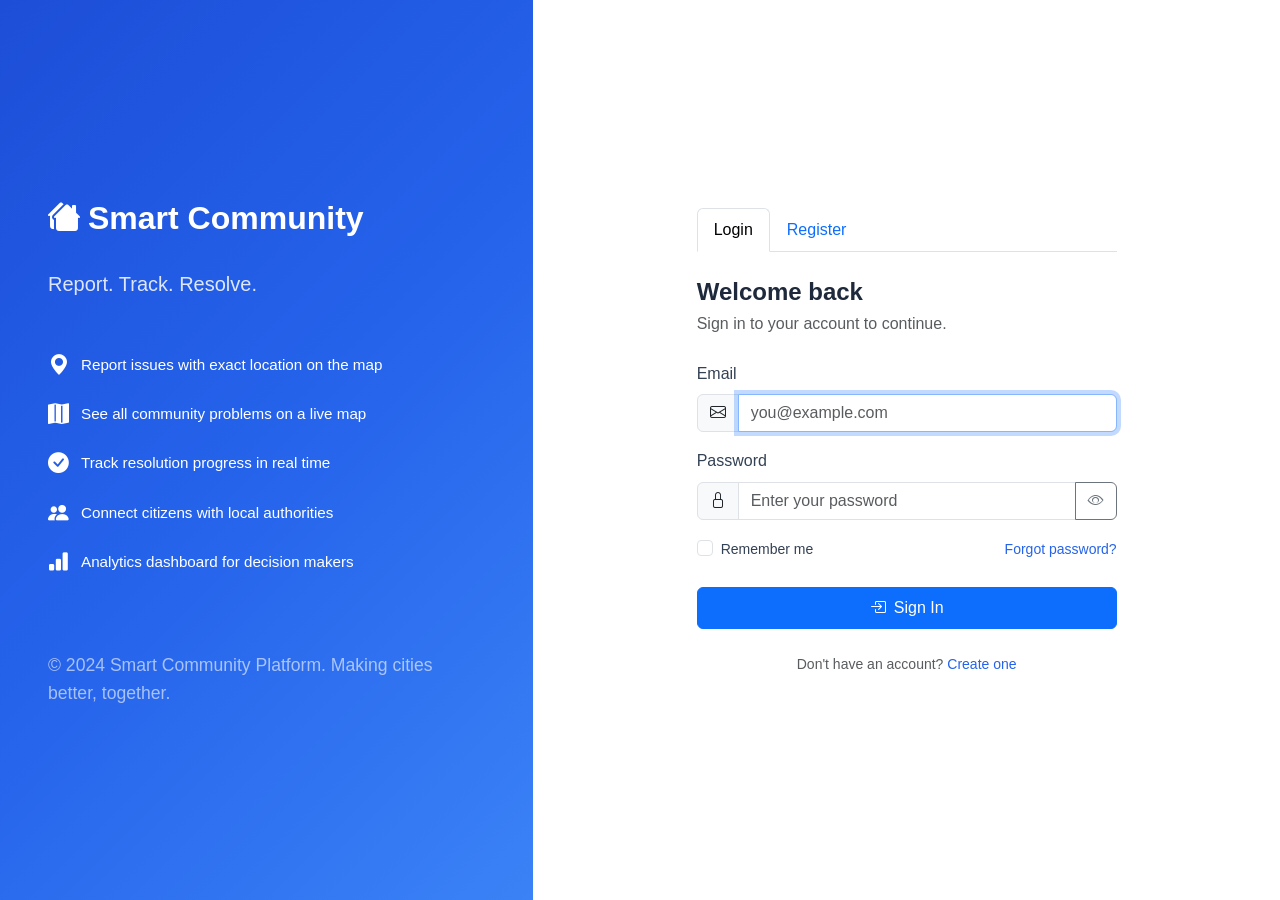
<file: frontend/auth.html>
<!DOCTYPE html>
<html lang="en">
<head>
  <meta charset="UTF-8">
  <meta name="viewport" content="width=device-width, initial-scale=1.0">
  <meta name="description" content="Login, Register, or Reset your password - Smart Community Platform.">
  <title>Login - Smart Community Platform</title>
  <link href="https://cdn.jsdelivr.net/npm/bootstrap@5.3.2/dist/css/bootstrap.min.css" rel="stylesheet">
  <link href="https://cdn.jsdelivr.net/npm/bootstrap-icons@1.11.0/font/bootstrap-icons.css" rel="stylesheet">
  <link href="css/style.css" rel="stylesheet">
  <link href="css/components.css" rel="stylesheet">
</head>
<body>

  <div class="container-fluid p-0">
    <div class="row g-0 min-vh-100">
      <!-- LEFT: Brand panel -->
      <div class="col-lg-5 d-none d-lg-flex auth-brand-panel">
        <div>
          <div class="d-flex align-items-center gap-2 mb-4">
            <i class="bi bi-houses-fill" style="font-size:2rem"></i>
            <h1 class="mb-0">Smart Community</h1>
          </div>
          <p class="mb-4" style="font-size:1.25rem;font-weight:300">Report. Track. Resolve.</p>
          <div class="mt-5">
            <div class="feature-item"><i class="bi bi-geo-alt-fill"></i><span>Report issues with exact location on the map</span></div>
            <div class="feature-item"><i class="bi bi-map-fill"></i><span>See all community problems on a live map</span></div>
            <div class="feature-item"><i class="bi bi-check-circle-fill"></i><span>Track resolution progress in real time</span></div>
            <div class="feature-item"><i class="bi bi-people-fill"></i><span>Connect citizens with local authorities</span></div>
            <div class="feature-item"><i class="bi bi-bar-chart-fill"></i><span>Analytics dashboard for decision makers</span></div>
          </div>
          <div class="mt-5 pt-4" style="opacity:0.7">
            <p class="small mb-0">&copy; 2024 Smart Community Platform. Making cities better, together.</p>
          </div>
        </div>
      </div>

      <!-- RIGHT: Auth forms -->
      <div class="col-lg-7 auth-form-panel">
        <div class="auth-form-box">
          <!-- Mobile logo -->
          <div class="d-lg-none text-center mb-4">
            <i class="bi bi-houses-fill" style="font-size:2.5rem;color:var(--color-primary)"></i>
            <h3 class="mt-2" style="color:var(--color-primary)">Smart Community</h3>
          </div>

          <!-- Success message area -->
          <div id="auth-success" style="display:none"></div>

          <!-- Form area -->
          <div id="auth-forms">
            <!-- Tab navigation -->
            <ul class="nav nav-tabs mb-4" id="auth-tabs">
              <li class="nav-item"><a class="nav-link active" href="#" data-tab="login" onclick="switchAuthTab('login', event)">Login</a></li>
              <li class="nav-item"><a class="nav-link" href="#" data-tab="register" onclick="switchAuthTab('register', event)">Register</a></li>
            </ul>

            <!-- LOGIN FORM -->
            <div id="tab-login">
              <h4 class="mb-1">Welcome back</h4>
              <p class="text-muted mb-4">Sign in to your account to continue.</p>
              <form onsubmit="handleLoginForm(event)">
                <div class="mb-3">
                  <label for="login-email" class="form-label">Email</label>
                  <div class="input-group">
                    <span class="input-group-text"><i class="bi bi-envelope"></i></span>
                    <input type="email" class="form-control" id="login-email" placeholder="you@example.com" required autofocus>
                  </div>
                </div>
                <div class="mb-3">
                  <label for="login-password" class="form-label">Password</label>
                  <div class="input-group">
                    <span class="input-group-text"><i class="bi bi-lock"></i></span>
                    <input type="password" class="form-control" id="login-password" placeholder="Enter your password" required>
                    <button class="btn btn-outline-secondary" type="button" onclick="togglePasswordVisibility('login-password', this)"><i class="bi bi-eye"></i></button>
                  </div>
                </div>
                <div class="d-flex justify-content-between align-items-center mb-4">
                  <div class="form-check">
                    <input class="form-check-input" type="checkbox" id="login-remember">
                    <label class="form-check-label small" for="login-remember">Remember me</label>
                  </div>
                  <a href="#" class="small" onclick="switchAuthTab('forgot', event)">Forgot password?</a>
                </div>
                <button type="submit" class="btn btn-primary w-100 py-2"><i class="bi bi-box-arrow-in-right me-2"></i>Sign In</button>
              </form>
              <p class="text-center text-muted mt-4 small">Don't have an account? <a href="#" onclick="switchAuthTab('register', event)">Create one</a></p>
            </div>

            <!-- REGISTER FORM -->
            <div id="tab-register" style="display:none">
              <h4 class="mb-1">Create account</h4>
              <p class="text-muted mb-4">Join your community and start making a difference.</p>
              <form onsubmit="handleRegisterForm(event)">
                <div class="mb-3">
                  <label for="reg-name" class="form-label">Full Name</label>
                  <div class="input-group">
                    <span class="input-group-text"><i class="bi bi-person"></i></span>
                    <input type="text" class="form-control" id="reg-name" placeholder="Your full name" minlength="2" required>
                  </div>
                </div>
                <div class="mb-3">
                  <label for="reg-email" class="form-label">Email</label>
                  <div class="input-group">
                    <span class="input-group-text"><i class="bi bi-envelope"></i></span>
                    <input type="email" class="form-control" id="reg-email" placeholder="you@example.com" required>
                  </div>
                </div>
                <div class="mb-3">
                  <label for="reg-role" class="form-label">Role</label>
                  <select class="form-select" id="reg-role">
                    <option value="citizen" selected>Citizen</option>
                    <option value="volunteer">Volunteer</option>
                    <option value="authority">Authority (requires approval)</option>
                  </select>
                </div>
                <div class="mb-3">
                  <label for="reg-password" class="form-label">Password</label>
                  <div class="input-group">
                    <span class="input-group-text"><i class="bi bi-lock"></i></span>
                    <input type="password" class="form-control" id="reg-password" placeholder="Create a strong password" required oninput="renderPasswordStrength(document.getElementById('pw-strength'), this.value)">
                    <button class="btn btn-outline-secondary" type="button" onclick="togglePasswordVisibility('reg-password', this)"><i class="bi bi-eye"></i></button>
                  </div>
                  <div id="pw-strength" class="mt-2"></div>
                </div>
                <div class="mb-3">
                  <label for="reg-confirm" class="form-label">Confirm Password</label>
                  <div class="input-group">
                    <span class="input-group-text"><i class="bi bi-lock"></i></span>
                    <input type="password" class="form-control" id="reg-confirm" placeholder="Confirm your password" required>
                  </div>
                </div>
                <div class="form-check mb-4">
                  <input class="form-check-input" type="checkbox" id="reg-terms" required>
                  <label class="form-check-label small" for="reg-terms">I agree to the <a href="#">Terms of Service</a> and <a href="#">Privacy Policy</a></label>
                </div>
                <button type="submit" class="btn btn-primary w-100 py-2"><i class="bi bi-person-plus me-2"></i>Create Account</button>
              </form>
              <p class="text-center text-muted mt-4 small">Already have an account? <a href="#" onclick="switchAuthTab('login', event)">Sign in</a></p>
            </div>

            <!-- FORGOT PASSWORD -->
            <div id="tab-forgot" style="display:none">
              <h4 class="mb-1">Forgot password?</h4>
              <p class="text-muted mb-4">Enter your email and we'll send you a reset link.</p>
              <form onsubmit="handleForgotPasswordForm(event)">
                <div class="mb-3">
                  <label for="forgot-email" class="form-label">Email</label>
                  <div class="input-group">
                    <span class="input-group-text"><i class="bi bi-envelope"></i></span>
                    <input type="email" class="form-control" id="forgot-email" placeholder="you@example.com" required>
                  </div>
                </div>
                <button type="submit" class="btn btn-primary w-100 py-2"><i class="bi bi-send me-2"></i>Send Reset Link</button>
              </form>
              <p class="text-center text-muted mt-4 small"><a href="#" onclick="switchAuthTab('login', event)"><i class="bi bi-arrow-left me-1"></i>Back to login</a></p>
            </div>

            <!-- RESET PASSWORD (shown when ?token= is present) -->
            <div id="tab-reset" style="display:none">
              <h4 class="mb-1">Reset password</h4>
              <p class="text-muted mb-4">Enter your new password below.</p>
              <form onsubmit="handleResetPasswordForm(event)">
                <div class="mb-3">
                  <label for="reset-password" class="form-label">New Password</label>
                  <div class="input-group">
                    <span class="input-group-text"><i class="bi bi-lock"></i></span>
                    <input type="password" class="form-control" id="reset-password" placeholder="New password" required oninput="renderPasswordStrength(document.getElementById('reset-pw-strength'), this.value)">
                    <button class="btn btn-outline-secondary" type="button" onclick="togglePasswordVisibility('reset-password', this)"><i class="bi bi-eye"></i></button>
                  </div>
                  <div id="reset-pw-strength" class="mt-2"></div>
                </div>
                <div class="mb-3">
                  <label for="reset-confirm" class="form-label">Confirm Password</label>
                  <div class="input-group">
                    <span class="input-group-text"><i class="bi bi-lock"></i></span>
                    <input type="password" class="form-control" id="reset-confirm" placeholder="Confirm new password" required>
                  </div>
                </div>
                <button type="submit" class="btn btn-primary w-100 py-2"><i class="bi bi-check-lg me-2"></i>Reset Password</button>
              </form>
            </div>
          </div>
        </div>
      </div>
    </div>
  </div>

  <!-- SCRIPTS -->
  <script src="https://cdn.jsdelivr.net/npm/bootstrap@5.3.2/dist/js/bootstrap.bundle.min.js"></script>
  <script src="js/config.js"></script>
  <script src="js/api.js"></script>
  <script src="js/ui.js"></script>
  <script src="js/auth.js"></script>

  <script>
    function switchAuthTab(tab, e) {
      if (e) e.preventDefault();
      ["login", "register", "forgot", "reset"].forEach(t => {
        const el = document.getElementById("tab-" + t);
        if (el) el.style.display = t === tab ? "block" : "none";
      });
      document.querySelectorAll("#auth-tabs .nav-link").forEach(a => {
        a.classList.toggle("active", a.dataset.tab === tab);
      });
      document.getElementById("auth-success").style.display = "none";
      document.getElementById("auth-forms").style.display = "block";
    }

    function togglePasswordVisibility(inputId, btn) {
      const input = document.getElementById(inputId);
      const icon = btn.querySelector("i");
      if (input.type === "password") {
        input.type = "text";
        icon.className = "bi bi-eye-slash";
      } else {
        input.type = "password";
        icon.className = "bi bi-eye";
      }
    }

    document.addEventListener("DOMContentLoaded", function () {
      const params = new URLSearchParams(window.location.search);
      if (params.get("token")) {
        switchAuthTab("reset");
      } else if (params.get("tab") === "register") {
        switchAuthTab("register");
      }

      /* If already logged in, redirect */
      setTimeout(() => {
        if (Auth.isLoggedIn && !params.get("token")) {
          window.location.href = "index.html";
        }
      }, 500);
    });
  </script>
</body>
</html>
</file>
<file: frontend/css/style.css>
/* ================================================================
   Smart Community Platform - Global Design System
   ================================================================ */

:root {
  --color-primary: #2563EB;
  --color-primary-dark: #1D4ED8;
  --color-primary-light: #DBEAFE;
  --color-success: #16A34A;
  --color-success-light: #DCFCE7;
  --color-warning: #D97706;
  --color-warning-light: #FEF3C7;
  --color-danger: #DC2626;
  --color-danger-light: #FEE2E2;
  --color-info: #0891B2;
  --color-info-light: #CFFAFE;
  --color-dark: #1E293B;
  --color-light: #F8FAFC;
  --color-border: #E2E8F0;
  --color-text: #334155;
  --color-text-light: #64748B;
  --color-bg: #F1F5F9;

  --spacing-xs: 0.25rem;
  --spacing-sm: 0.5rem;
  --spacing-md: 1rem;
  --spacing-lg: 1.5rem;
  --spacing-xl: 2rem;
  --spacing-2xl: 3rem;

  --radius-sm: 0.375rem;
  --radius-md: 0.5rem;
  --radius-lg: 0.75rem;
  --radius-xl: 1rem;
  --radius-full: 9999px;

  --shadow-sm: 0 1px 3px rgba(0,0,0,0.06), 0 1px 2px rgba(0,0,0,0.04);
  --shadow-md: 0 4px 12px rgba(0,0,0,0.08);
  --shadow-lg: 0 8px 24px rgba(0,0,0,0.12);
  --shadow-xl: 0 16px 48px rgba(0,0,0,0.15);

  --transition-fast: 150ms ease;
  --transition-normal: 250ms ease;
  --transition-slow: 350ms ease;

  --font-sans: -apple-system, BlinkMacSystemFont, "Segoe UI", Roboto, "Helvetica Neue", Arial, sans-serif;
}

/* ================================================================
   BASE RESET & TYPOGRAPHY
   ================================================================ */
*,
*::before,
*::after {
  box-sizing: border-box;
}

html {
  scroll-behavior: smooth;
}

body {
  font-family: var(--font-sans);
  color: var(--color-text);
  background-color: var(--color-bg);
  line-height: 1.6;
  -webkit-font-smoothing: antialiased;
}

h1, h2, h3, h4, h5, h6 {
  font-weight: 600;
  color: var(--color-dark);
  line-height: 1.3;
}

a {
  color: var(--color-primary);
  text-decoration: none;
  transition: color var(--transition-fast);
}
a:hover {
  color: var(--color-primary-dark);
}

/* ================================================================
   CUSTOM SCROLLBAR
   ================================================================ */
::-webkit-scrollbar { width: 6px; height: 6px; }
::-webkit-scrollbar-track { background: #f1f5f9; }
::-webkit-scrollbar-thumb { background: #cbd5e1; border-radius: 3px; }
::-webkit-scrollbar-thumb:hover { background: #94a3b8; }

/* ================================================================
   NAVBAR
   ================================================================ */
.navbar-brand-text {
  font-weight: 700;
  font-size: 1.15rem;
  color: var(--color-primary) !important;
  letter-spacing: -0.02em;
}

.navbar {
  background: #fff !important;
  border-bottom: 1px solid var(--color-border);
  box-shadow: var(--shadow-sm);
  padding-top: 0.5rem;
  padding-bottom: 0.5rem;
}

.navbar .nav-link {
  color: var(--color-text) !important;
  font-weight: 500;
  font-size: 0.9rem;
  padding: 0.5rem 0.75rem !important;
  border-radius: var(--radius-sm);
  transition: all var(--transition-fast);
}
.navbar .nav-link:hover {
  color: var(--color-primary) !important;
  background: var(--color-primary-light);
}

.navbar .btn {
  font-size: 0.875rem;
  font-weight: 500;
}

/* ================================================================
   MAP
   ================================================================ */
#map,
.map-container {
  height: calc(100vh - 300px);
  min-height: 400px;
  border-radius: var(--radius-lg);
  z-index: 1;
  border: 1px solid var(--color-border);
  overflow: hidden;
}

.map-small {
  height: 250px !important;
  min-height: 200px;
}

/* Map picker tooltip */
#map-picker-tip {
  display: none;
  position: absolute;
  top: 12px;
  left: 50%;
  transform: translateX(-50%);
  z-index: 1000;
  background: var(--color-primary);
  color: #fff;
  padding: 0.5rem 1rem;
  border-radius: var(--radius-full);
  font-size: 0.8rem;
  font-weight: 500;
  box-shadow: var(--shadow-md);
  pointer-events: none;
}

.picker-marker-icon {
  color: var(--color-danger);
  font-size: 1.8rem;
  text-shadow: 0 2px 4px rgba(0,0,0,0.3);
}

/* Custom map popup */
.issue-popup .leaflet-popup-content-wrapper {
  border-radius: var(--radius-md);
  box-shadow: var(--shadow-lg);
  padding: 0;
}
.issue-popup .leaflet-popup-content {
  margin: 0;
  min-width: 240px;
}
.map-popup {
  padding: var(--spacing-md);
}
.map-popup-header {
  display: flex;
  gap: 0.5rem;
  margin-bottom: 0.5rem;
}
.map-popup-title {
  font-size: 0.95rem;
  font-weight: 600;
  margin: 0 0 0.5rem 0;
  line-height: 1.3;
}
.map-popup-meta {
  display: flex;
  gap: 1rem;
  font-size: 0.8rem;
  color: var(--color-text-light);
}

/* User location pulse */
.user-location-pulse {
  animation: location-pulse 2s ease-in-out infinite;
}

/* Critical marker pulse */
.marker-critical-pulse {
  animation: marker-pulse 1.5s ease-in-out infinite;
}

@keyframes location-pulse {
  0%, 100% { opacity: 1; }
  50% { opacity: 0.5; }
}

@keyframes marker-pulse {
  0%, 100% { stroke-width: 3; }
  50% { stroke-width: 8; stroke-opacity: 0.5; }
}

/* ================================================================
   STAT CARDS
   ================================================================ */
.stat-card {
  background: #fff;
  border-radius: var(--radius-lg);
  padding: var(--spacing-lg);
  border: 1px solid var(--color-border);
  transition: all var(--transition-fast);
  cursor: pointer;
  position: relative;
  overflow: hidden;
}
.stat-card::before {
  content: '';
  position: absolute;
  top: 0;
  left: 0;
  right: 0;
  height: 3px;
  border-radius: var(--radius-lg) var(--radius-lg) 0 0;
}
.stat-card:hover {
  transform: translateY(-2px);
  box-shadow: var(--shadow-md);
}
.stat-card .stat-icon {
  font-size: 1.8rem;
  opacity: 0.8;
}
.stat-card .stat-number {
  font-size: 1.75rem;
  font-weight: 700;
  line-height: 1.2;
}
.stat-card .stat-label {
  font-size: 0.8rem;
  color: var(--color-text-light);
  font-weight: 500;
  text-transform: uppercase;
  letter-spacing: 0.05em;
}

/* ================================================================
   TOAST NOTIFICATIONS
   ================================================================ */
.toast-container {
  position: fixed;
  top: 1rem;
  right: 1rem;
  z-index: 9999;
  display: flex;
  flex-direction: column;
  gap: 0.5rem;
  max-width: 380px;
}

.toast-item {
  display: flex;
  align-items: flex-start;
  gap: 0.75rem;
  padding: 0.85rem 1rem;
  background: #fff;
  border-radius: var(--radius-md);
  box-shadow: var(--shadow-lg);
  border-left: 4px solid var(--color-info);
  transform: translateX(120%);
  opacity: 0;
  transition: all 0.3s cubic-bezier(0.4, 0, 0.2, 1);
  font-size: 0.9rem;
}
.toast-item.toast-visible {
  transform: translateX(0);
  opacity: 1;
}
.toast-item.toast-exit {
  transform: translateX(120%);
  opacity: 0;
}
.toast-icon {
  flex-shrink: 0;
  font-size: 1.1rem;
  margin-top: 1px;
}
.toast-body {
  flex: 1;
  word-break: break-word;
}
.toast-close {
  background: none;
  border: none;
  color: var(--color-text-light);
  cursor: pointer;
  padding: 0;
  font-size: 1.1rem;
  line-height: 1;
  opacity: 0.6;
  transition: opacity var(--transition-fast);
}
.toast-close:hover {
  opacity: 1;
}

/* ================================================================
   PAGE LOADER
   ================================================================ */
.page-loader {
  position: fixed;
  inset: 0;
  background: rgba(248, 250, 252, 0.85);
  backdrop-filter: blur(4px);
  z-index: 9998;
  display: flex;
  align-items: center;
  justify-content: center;
  opacity: 0;
  transition: opacity 0.3s ease;
}
.page-loader.visible {
  opacity: 1;
}
.loader-spinner {
  width: 48px;
  height: 48px;
  border: 4px solid var(--color-border);
  border-top-color: var(--color-primary);
  border-radius: 50%;
  animation: spin 0.8s linear infinite;
}

@keyframes spin {
  to { transform: rotate(360deg); }
}

/* ================================================================
   SKELETON LOADING
   ================================================================ */
.skeleton-card {
  background: #fff;
  border-radius: var(--radius-lg);
  padding: var(--spacing-lg);
  margin-bottom: var(--spacing-md);
  border: 1px solid var(--color-border);
}
.skeleton-line {
  height: 14px;
  border-radius: 4px;
  background: linear-gradient(90deg, #e2e8f0 25%, #f1f5f9 50%, #e2e8f0 75%);
  background-size: 400px 100%;
  animation: skeleton-shimmer 1.5s ease-in-out infinite;
  margin-bottom: 0.75rem;
}
.skeleton-line-lg { width: 80%; height: 18px; }
.skeleton-line-md { width: 60%; }
.skeleton-line-sm { width: 40%; }

@keyframes skeleton-shimmer {
  0% { background-position: -400px 0; }
  100% { background-position: 400px 0; }
}

/* ================================================================
   EMPTY STATE
   ================================================================ */
.empty-state {
  text-align: center;
  padding: var(--spacing-2xl);
  color: var(--color-text-light);
}
.empty-state i {
  font-size: 3rem;
  margin-bottom: var(--spacing-md);
  opacity: 0.5;
}
.empty-state h5 {
  color: var(--color-text);
  margin-bottom: 0.5rem;
}
.empty-state p {
  max-width: 360px;
  margin: 0 auto var(--spacing-md) auto;
}

/* ================================================================
   AVATARS
   ================================================================ */
.avatar-circle {
  display: inline-flex;
  align-items: center;
  justify-content: center;
  border-radius: 50%;
  color: #fff;
  font-weight: 600;
  overflow: hidden;
  flex-shrink: 0;
  background: var(--color-primary);
}
.avatar-img {
  border-radius: 50%;
  object-fit: cover;
  flex-shrink: 0;
}

/* ================================================================
   BADGES
   ================================================================ */
.badge-status,
.badge-priority {
  display: inline-flex;
  align-items: center;
  gap: 0.3rem;
  padding: 0.25rem 0.65rem;
  border-radius: var(--radius-full);
  font-size: 0.72rem;
  font-weight: 600;
  color: #fff;
  text-transform: uppercase;
  letter-spacing: 0.04em;
  white-space: nowrap;
}

.category-badge {
  display: inline-flex;
  align-items: center;
  gap: 0.35rem;
  padding: 0.2rem 0.5rem;
  border-radius: var(--radius-sm);
  font-size: 0.75rem;
  font-weight: 500;
  color: var(--color-text-light);
  background: var(--color-light);
  white-space: nowrap;
}

/* Critical pulse */
.priority-critical {
  animation: pulse-critical 2s ease-in-out infinite;
}
.pulse-dot {
  width: 6px;
  height: 6px;
  border-radius: 50%;
  background: #fff;
  display: inline-block;
  animation: pulse-dot-blink 1s ease-in-out infinite;
}

@keyframes pulse-critical {
  0%, 100% { box-shadow: 0 0 0 0 rgba(220,38,38,0.4); }
  50% { box-shadow: 0 0 0 6px rgba(220,38,38,0); }
}
@keyframes pulse-dot-blink {
  0%, 100% { opacity: 1; }
  50% { opacity: 0.3; }
}

/* ================================================================
   PASSWORD STRENGTH METER
   ================================================================ */
.pw-strength-bar {
  height: 6px;
  background: var(--color-border);
  border-radius: 3px;
  overflow: hidden;
  margin-bottom: 0.75rem;
}
.pw-strength-fill {
  height: 100%;
  border-radius: 3px;
  transition: width 0.3s ease, background 0.3s ease;
}
.pw-requirements {
  list-style: none;
  padding: 0;
  margin: 0;
  font-size: 0.8rem;
}
.pw-requirements li {
  padding: 0.15rem 0;
  color: var(--color-text-light);
  transition: color 0.2s ease;
}
.pw-requirements li.met {
  color: var(--color-success);
}
.pw-requirements li i {
  margin-right: 0.35rem;
}

/* ================================================================
   FILTER SIDEBAR
   ================================================================ */
.filter-panel {
  background: #fff;
  border-radius: var(--radius-lg);
  border: 1px solid var(--color-border);
  padding: var(--spacing-lg);
}
.filter-panel h6 {
  font-size: 0.85rem;
  text-transform: uppercase;
  letter-spacing: 0.06em;
  color: var(--color-text-light);
  margin-bottom: var(--spacing-md);
}
.filter-select {
  font-size: 0.875rem;
}

/* ================================================================
   STEP PROGRESS BAR
   ================================================================ */
.step-progress {
  display: flex;
  align-items: center;
  justify-content: center;
  gap: 0;
  margin-bottom: var(--spacing-xl);
}
.step-dot {
  width: 36px;
  height: 36px;
  border-radius: 50%;
  display: flex;
  align-items: center;
  justify-content: center;
  font-size: 0.85rem;
  font-weight: 600;
  background: var(--color-border);
  color: var(--color-text-light);
  transition: all var(--transition-normal);
  position: relative;
}
.step-dot.active {
  background: var(--color-primary);
  color: #fff;
  box-shadow: 0 0 0 4px var(--color-primary-light);
}
.step-dot.completed {
  background: var(--color-success);
  color: #fff;
}
.step-line {
  height: 2px;
  width: 60px;
  background: var(--color-border);
  transition: background var(--transition-normal);
}

/* ================================================================
   IMAGE UPLOAD / DROP ZONE
   ================================================================ */
.image-drop-zone {
  border: 2px dashed var(--color-border);
  border-radius: var(--radius-lg);
  padding: var(--spacing-xl);
  text-align: center;
  cursor: pointer;
  transition: all var(--transition-fast);
  background: var(--color-light);
}
.image-drop-zone:hover,
.image-drop-zone.drag-over {
  border-color: var(--color-primary);
  background: var(--color-primary-light);
}
.image-drop-zone i {
  font-size: 2rem;
  color: var(--color-text-light);
  margin-bottom: 0.5rem;
}
.image-drop-zone p {
  color: var(--color-text-light);
  font-size: 0.875rem;
  margin: 0;
}

/* ================================================================
   AUTH PAGE SPLIT LAYOUT
   ================================================================ */
.auth-brand-panel {
  background: linear-gradient(135deg, #1D4ED8 0%, #2563EB 50%, #3B82F6 100%);
  min-height: 100vh;
  display: flex;
  flex-direction: column;
  justify-content: center;
  padding: var(--spacing-2xl);
  color: #fff;
}
.auth-brand-panel h1 {
  color: #fff;
  font-size: 2rem;
  font-weight: 700;
}
.auth-brand-panel p {
  color: rgba(255,255,255,0.85);
  font-size: 1.1rem;
}
.auth-brand-panel .feature-item {
  display: flex;
  align-items: center;
  gap: 0.75rem;
  margin-bottom: 1rem;
  font-size: 0.95rem;
}
.auth-brand-panel .feature-item i {
  font-size: 1.3rem;
}
.auth-form-panel {
  display: flex;
  align-items: center;
  justify-content: center;
  min-height: 100vh;
  padding: var(--spacing-2xl);
  background: #fff;
}
.auth-form-box {
  width: 100%;
  max-width: 420px;
}

/* ================================================================
   MOBILE FAB
   ================================================================ */
.fab-report {
  display: none;
  position: fixed;
  bottom: 1.5rem;
  right: 1.5rem;
  width: 56px;
  height: 56px;
  border-radius: 50%;
  background: var(--color-primary);
  color: #fff;
  border: none;
  font-size: 1.5rem;
  box-shadow: var(--shadow-lg);
  z-index: 1050;
  cursor: pointer;
  transition: all var(--transition-fast);
  align-items: center;
  justify-content: center;
}
.fab-report:hover {
  transform: scale(1.1);
  box-shadow: var(--shadow-xl);
}

/* ================================================================
   GENERAL CARD
   ================================================================ */
.card-elevated {
  background: #fff;
  border-radius: var(--radius-lg);
  border: 1px solid var(--color-border);
  box-shadow: var(--shadow-sm);
  overflow: hidden;
}

.cursor-pointer {
  cursor: pointer;
}

/* ================================================================
   RESPONSIVE
   ================================================================ */
@media (max-width: 991.98px) {
  #map, .map-container {
    height: 350px;
    min-height: 280px;
  }
}

@media (max-width: 767.98px) {
  .fab-report {
    display: flex;
  }

  #map, .map-container {
    height: 300px;
    min-height: 250px;
    border-radius: var(--radius-md);
  }

  .stat-card {
    padding: var(--spacing-md);
  }
  .stat-card .stat-number {
    font-size: 1.35rem;
  }
  .stat-card .stat-label {
    font-size: 0.7rem;
  }

  .auth-brand-panel {
    display: none;
  }
  .auth-form-panel {
    min-height: 100vh;
  }

  .toast-container {
    max-width: 90%;
    left: 5%;
    right: 5%;
  }

  .navbar-brand-text {
    font-size: 1rem;
  }

  .filter-panel {
    margin-bottom: var(--spacing-md);
  }
}

@media (max-width: 575.98px) {
  .stats-row {
    flex-wrap: nowrap;
    overflow-x: auto;
    padding-bottom: 0.5rem;
    -webkit-overflow-scrolling: touch;
  }
  .stats-row .stat-card {
    min-width: 160px;
    flex-shrink: 0;
  }
}
</file>
<file: frontend/css/components.css>
/* ================================================================
   Smart Community Platform - Component Styles
   Issue cards, comments, timeline, gallery, dashboard specifics
   ================================================================ */

/* ================================================================
   ISSUE CARDS
   ================================================================ */
.issue-grid {
  display: grid;
  grid-template-columns: repeat(auto-fill, minmax(320px, 1fr));
  gap: var(--spacing-md);
}

.issue-card {
  background: #fff;
  border-radius: var(--radius-lg);
  border: 1px solid var(--color-border);
  overflow: hidden;
  cursor: pointer;
  transition: transform var(--transition-fast), box-shadow var(--transition-fast);
}
.issue-card:hover {
  transform: translateY(-3px);
  box-shadow: var(--shadow-md);
}

.issue-card-img {
  height: 160px;
  background-size: cover;
  background-position: center;
  background-color: var(--color-light);
}
.issue-card-img-placeholder {
  display: flex;
  align-items: center;
  justify-content: center;
  font-size: 2.5rem;
  color: var(--color-border);
  background: linear-gradient(135deg, #f8fafc, #e2e8f0);
}

.issue-card-body {
  padding: var(--spacing-md);
}

.issue-card-header {
  display: flex;
  justify-content: space-between;
  align-items: center;
  margin-bottom: var(--spacing-sm);
  gap: 0.5rem;
  flex-wrap: wrap;
}

.issue-card-title {
  font-size: 0.95rem;
  font-weight: 600;
  margin: 0 0 var(--spacing-xs) 0;
  line-height: 1.35;
  display: -webkit-box;
  -webkit-line-clamp: 2;
  -webkit-box-orient: vertical;
  overflow: hidden;
}

.issue-card-desc {
  font-size: 0.82rem;
  color: var(--color-text-light);
  margin: 0 0 var(--spacing-sm) 0;
  display: -webkit-box;
  -webkit-line-clamp: 2;
  -webkit-box-orient: vertical;
  overflow: hidden;
  line-height: 1.45;
}

.issue-card-meta {
  display: flex;
  flex-direction: column;
  gap: 0.2rem;
  font-size: 0.78rem;
  color: var(--color-text-light);
  margin-bottom: var(--spacing-sm);
  border-top: 1px solid var(--color-border);
  padding-top: var(--spacing-sm);
}
.issue-card-meta span {
  display: flex;
  align-items: center;
  gap: 0.35rem;
}
.issue-card-meta i {
  font-size: 0.85rem;
}

.issue-card-footer {
  display: flex;
  justify-content: space-between;
  align-items: center;
}

.issue-card-stats {
  display: flex;
  gap: 0.75rem;
  font-size: 0.8rem;
  color: var(--color-text-light);
}
.issue-card-stats span {
  display: flex;
  align-items: center;
  gap: 0.25rem;
}

/* ================================================================
   ISSUE DETAIL PAGE
   ================================================================ */
.issue-detail-header {
  margin-bottom: var(--spacing-xl);
}
.issue-detail-header h1 {
  font-size: 1.5rem;
  margin-bottom: var(--spacing-sm);
}

/* Image Gallery */
.issue-gallery {
  margin-bottom: var(--spacing-xl);
}
.issue-gallery-primary {
  width: 100%;
  max-height: 400px;
  object-fit: cover;
  border-radius: var(--radius-lg);
  cursor: pointer;
  transition: opacity var(--transition-fast);
}
.issue-gallery-primary:hover {
  opacity: 0.9;
}
.issue-gallery-thumbs {
  display: flex;
  gap: var(--spacing-sm);
  margin-top: var(--spacing-sm);
  flex-wrap: wrap;
}
.issue-gallery-thumb {
  width: 72px;
  height: 72px;
  border-radius: var(--radius-sm);
  object-fit: cover;
  cursor: pointer;
  border: 2px solid transparent;
  transition: border-color var(--transition-fast);
}
.issue-gallery-thumb:hover,
.issue-gallery-thumb.active {
  border-color: var(--color-primary);
}

.gallery-placeholder {
  height: 250px;
  display: flex;
  align-items: center;
  justify-content: center;
  background: linear-gradient(135deg, #f8fafc, #e2e8f0);
  border-radius: var(--radius-lg);
  font-size: 4rem;
  color: var(--color-border);
}

/* Vote section */
.vote-section {
  display: flex;
  align-items: center;
  gap: var(--spacing-md);
  padding: var(--spacing-md) 0;
  border-top: 1px solid var(--color-border);
  border-bottom: 1px solid var(--color-border);
  margin: var(--spacing-lg) 0;
}
.vote-btn {
  display: flex;
  align-items: center;
  gap: 0.5rem;
  padding: 0.5rem 1.25rem;
  border-radius: var(--radius-full);
  border: 2px solid var(--color-border);
  background: #fff;
  cursor: pointer;
  transition: all var(--transition-fast);
  font-weight: 600;
  font-size: 0.95rem;
}
.vote-btn:hover {
  border-color: var(--color-primary);
  color: var(--color-primary);
}
.vote-btn.voted {
  background: var(--color-primary-light);
  border-color: var(--color-primary);
  color: var(--color-primary);
}
.vote-btn i {
  font-size: 1.1rem;
}
.vote-text {
  color: var(--color-text-light);
  font-size: 0.9rem;
}

/* ================================================================
   STATUS TIMELINE
   ================================================================ */
.status-timeline {
  position: relative;
  padding-left: 24px;
}
.status-timeline::before {
  content: '';
  position: absolute;
  top: 0;
  left: 8px;
  bottom: 0;
  width: 2px;
  background: var(--color-border);
}
.timeline-item {
  position: relative;
  padding-bottom: var(--spacing-lg);
  padding-left: var(--spacing-md);
}
.timeline-item:last-child {
  padding-bottom: 0;
}
.timeline-dot {
  position: absolute;
  left: -20px;
  top: 2px;
  width: 18px;
  height: 18px;
  border-radius: 50%;
  border: 3px solid #fff;
  box-shadow: 0 0 0 2px var(--color-border);
}
.timeline-item .timeline-label {
  font-weight: 600;
  font-size: 0.875rem;
}
.timeline-item .timeline-date {
  font-size: 0.75rem;
  color: var(--color-text-light);
}
.timeline-item .timeline-note {
  font-size: 0.82rem;
  color: var(--color-text);
  margin-top: 0.25rem;
}
.timeline-item .timeline-user {
  font-size: 0.75rem;
  color: var(--color-text-light);
  margin-top: 0.15rem;
}

/* ================================================================
   COMMENTS
   ================================================================ */
.comment-item {
  padding: var(--spacing-md);
  border-bottom: 1px solid var(--color-border);
  transition: background var(--transition-fast);
}
.comment-item:last-child {
  border-bottom: none;
}
.comment-item:hover {
  background: var(--color-light);
}

.comment-authority {
  border-left: 3px solid var(--color-primary);
  background: rgba(37, 99, 235, 0.03);
}

.comment-header {
  display: flex;
  align-items: center;
  gap: var(--spacing-sm);
  margin-bottom: var(--spacing-sm);
}
.comment-meta {
  flex: 1;
}
.comment-meta strong {
  font-size: 0.875rem;
}
.comment-actions {
  display: flex;
  align-items: center;
}

.comment-body {
  font-size: 0.9rem;
  line-height: 1.55;
  padding-left: calc(32px + var(--spacing-sm));
  color: var(--color-text);
}

.comment-replies {
  margin-left: calc(32px + var(--spacing-sm));
  border-left: 2px solid var(--color-border);
  margin-top: var(--spacing-sm);
}
.comment-replies .comment-item {
  padding: var(--spacing-sm) var(--spacing-md);
}

.comment-form {
  padding: var(--spacing-md);
  background: var(--color-light);
  border-radius: var(--radius-lg);
}

/* ================================================================
   RESOLUTION CONFIRMATION BANNER
   ================================================================ */
.resolution-banner {
  background: linear-gradient(135deg, #dcfce7 0%, #bbf7d0 100%);
  border: 2px solid var(--color-success);
  border-radius: var(--radius-lg);
  padding: var(--spacing-xl);
  margin: var(--spacing-xl) 0;
  text-align: center;
}
.resolution-banner h4 {
  color: var(--color-success);
}
.resolution-banner .star-rating {
  display: inline-flex;
  gap: 0.25rem;
  margin: var(--spacing-md) 0;
}
.resolution-banner .star-rating i {
  font-size: 1.5rem;
  color: var(--color-warning);
  cursor: pointer;
  transition: transform var(--transition-fast);
}
.resolution-banner .star-rating i:hover {
  transform: scale(1.2);
}
.resolution-banner .star-rating i.active {
  color: var(--color-warning);
}
.resolution-banner .star-rating i:not(.active) {
  color: var(--color-border);
}

/* ================================================================
   PROFILE PAGE
   ================================================================ */
.profile-header {
  display: flex;
  align-items: center;
  gap: var(--spacing-xl);
  padding: var(--spacing-xl);
  background: #fff;
  border-radius: var(--radius-lg);
  border: 1px solid var(--color-border);
  margin-bottom: var(--spacing-xl);
}
.profile-avatar-lg {
  width: 100px;
  height: 100px;
  border-radius: 50%;
  object-fit: cover;
  flex-shrink: 0;
  border: 3px solid var(--color-primary-light);
}
.profile-info h2 {
  margin-bottom: 0.25rem;
}
.profile-info .text-muted {
  font-size: 0.85rem;
}
.profile-stats {
  display: flex;
  gap: var(--spacing-lg);
  flex-wrap: wrap;
}
.profile-stat-item {
  text-align: center;
  padding: var(--spacing-md);
  background: var(--color-light);
  border-radius: var(--radius-md);
  min-width: 100px;
}
.profile-stat-item .stat-value {
  font-size: 1.3rem;
  font-weight: 700;
  color: var(--color-primary);
}
.profile-stat-item .stat-label {
  font-size: 0.75rem;
  color: var(--color-text-light);
  text-transform: uppercase;
}

/* ================================================================
   DASHBOARD SPECIFIC
   ================================================================ */
.chart-container {
  position: relative;
  height: 280px;
  background: #fff;
  border-radius: var(--radius-lg);
  border: 1px solid var(--color-border);
  padding: var(--spacing-lg);
}

.resolution-number {
  font-size: 2.5rem;
  font-weight: 800;
}

.top-areas-list {
  padding-left: 1.25rem;
  margin: 0;
}
.top-areas-list li {
  display: flex;
  justify-content: space-between;
  align-items: center;
  padding: 0.35rem 0;
  font-size: 0.85rem;
}

/* ================================================================
   RESPONSIVE - COMPONENT SPECIFIC
   ================================================================ */
@media (max-width: 767.98px) {
  .issue-grid {
    grid-template-columns: 1fr;
  }

  .issue-card-img {
    height: 140px;
  }

  .profile-header {
    flex-direction: column;
    text-align: center;
  }

  .profile-stats {
    justify-content: center;
  }

  .vote-section {
    flex-direction: column;
    text-align: center;
  }

  .chart-container {
    height: 250px;
  }

  .status-timeline {
    padding-left: 20px;
  }
}

/* ================================================================
   IMAGE UPLOAD & GALLERY ENHANCEMENTS
   ================================================================ */
.drop-zone {
  border: 2px dashed #CBD5E1;
  border-radius: 12px;
  padding: 40px 20px;
  text-align: center;
  cursor: pointer;
  transition: all 250ms ease;
  background: #F8FAFC;
}

.drop-zone:hover {
  border-color: #2563EB;
  background: #EFF6FF;
}

.drop-zone.dragover {
  border-color: #2563EB;
  border-style: solid;
  background: #DBEAFE;
  transform: scale(1.02);
}

.drop-zone.has-file {
  border-color: #16A34A;
  border-style: solid;
  background: #F0FDF4;
}

.drop-zone.error {
  border-color: #DC2626;
  border-style: solid;
  animation: shake 400ms ease;
}

@keyframes shake {
  0%, 100% { transform: translateX(0); }
  25% { transform: translateX(-8px); }
  75% { transform: translateX(8px); }
}

.drop-zone-icon {
  font-size: 3rem;
  color: #94A3B8;
  margin-bottom: 12px;
}

.drop-zone-text {
  color: #64748B;
  margin-bottom: 4px;
  font-weight: 500;
}

.drop-zone-hint {
  font-size: 0.8rem;
  color: #94A3B8;
}

.image-preview-container {
  position: relative;
  border-radius: 12px;
  overflow: hidden;
  background: #000;
}

.image-preview-container img {
  width: 100%;
  max-height: 400px;
  object-fit: cover;
  display: block;
}

.image-preview-remove {
  position: absolute;
  top: 8px;
  right: 8px;
  background: rgba(220, 38, 38, 0.9);
  color: white;
  border: none;
  border-radius: 50%;
  width: 32px;
  height: 32px;
  cursor: pointer;
  display: flex;
  align-items: center;
  justify-content: center;
  transition: background 150ms;
  box-shadow: 0 2px 6px rgba(0,0,0,0.3);
}

.image-preview-remove:hover {
  background: #DC2626;
}

.file-info {
  display: flex;
  align-items: center;
  gap: 8px;
  padding: 8px 12px;
  background: #F0FDF4;
  border-radius: 8px;
  margin-top: 8px;
  font-size: 0.875rem;
  color: #166534;
}

.gallery-primary {
  width: 100%;
  max-height: 450px;
  object-fit: cover;
  border-radius: 12px;
  cursor: zoom-in;
  transition: opacity 250ms ease, filter 250ms ease;
}

.gallery-primary.loading {
  filter: blur(10px);
  opacity: 0.5;
}

.gallery-primary.loaded {
  filter: none;
  opacity: 1;
}

.gallery-counter {
  position: absolute;
  bottom: 12px;
  right: 12px;
  background: rgba(0,0,0,0.6);
  color: #fff;
  font-size: 0.75rem;
  padding: 4px 10px;
  border-radius: 12px;
  backdrop-filter: blur(4px);
}

.gallery-thumbnails {
  display: flex;
  gap: 8px;
  margin-top: 8px;
  overflow-x: auto;
  padding-bottom: 4px;
}

.gallery-thumb {
  width: 80px;
  height: 80px;
  min-width: 80px;
  object-fit: cover;
  border-radius: 8px;
  cursor: pointer;
  border: 3px solid transparent;
  transition: all 150ms;
  opacity: 0.75;
}

.gallery-thumb:hover {
  opacity: 1;
  transform: translateY(-2px);
}

.gallery-thumb.active {
  border-color: #2563EB;
  opacity: 1;
}

.gallery-thumb-del {
  position: absolute;
  top: -4px;
  right: -4px;
  border-radius: 50%;
  width: 22px;
  height: 22px;
  padding: 0;
  display: flex;
  align-items: center;
  justify-content: center;
  font-size: 0.75rem;
}

.gallery-thumb-add {
  width: 80px;
  height: 80px;
  min-width: 80px;
  border: 2px dashed #CBD5E1;
  border-radius: 8px;
  display: flex;
  align-items: center;
  justify-content: center;
  cursor: pointer;
  color: #94A3B8;
  font-size: 1.25rem;
  transition: all 150ms;
}

.gallery-thumb-add:hover {
  border-color: #2563EB;
  color: #2563EB;
}

.gallery-placeholder {
  width: 100%;
  height: 250px;
  background: #F1F5F9;
  border-radius: 12px;
  display: flex;
  flex-direction: column;
  align-items: center;
  justify-content: center;
  color: #94A3B8;
}

.fullscreen-overlay {
  position: fixed;
  inset: 0;
  background: rgba(0, 0, 0, 0.95);
  z-index: 10000;
  display: flex;
  align-items: center;
  justify-content: center;
  animation: fadeIn 200ms ease;
}

.fullscreen-overlay img {
  max-width: 95vw;
  max-height: 95vh;
  object-fit: contain;
  border-radius: 4px;
}

.fullscreen-close {
  position: absolute;
  top: 20px;
  right: 20px;
  color: white;
  font-size: 1.5rem;
  cursor: pointer;
  width: 44px;
  height: 44px;
  display: flex;
  align-items: center;
  justify-content: center;
  border-radius: 50%;
  background: rgba(255,255,255,0.1);
  transition: background 150ms;
}

.fullscreen-close:hover {
  background: rgba(255,255,255,0.2);
}

.fullscreen-counter {
  position: absolute;
  bottom: 20px;
  left: 50%;
  transform: translateX(-50%);
  color: white;
  background: rgba(0,0,0,0.5);
  padding: 6px 16px;
  border-radius: 20px;
  font-size: 0.875rem;
}

.upload-progress {
  margin-top: 12px;
  display: none;
}

.upload-progress.visible {
  display: block;
}

.upload-progress-bar {
  height: 6px;
  background: #E2E8F0;
  border-radius: 999px;
  overflow: hidden;
}

.upload-progress-fill {
  height: 100%;
  background: linear-gradient(90deg, #2563EB, #60A5FA);
  border-radius: 999px;
  transition: width 300ms ease;
  animation: progressShimmer 1.5s infinite;
}

@keyframes progressShimmer {
  0% { background-position: -200% center; }
  100% { background-position: 200% center; }
}

.upload-status-text {
  font-size: 0.8rem;
  color: #64748B;
  margin-top: 4px;
  text-align: center;
}

.image-skeleton {
  background: linear-gradient(90deg, #F1F5F9 25%, #E2E8F0 50%, #F1F5F9 75%);
  background-size: 200% 100%;
  animation: skeleton-wave 1.5s infinite;
  border-radius: 8px;
}

@keyframes skeleton-wave {
  0% { background-position: -200% 0; }
  100% { background-position: 200% 0; }
}

.lazy-image {
  opacity: 0;
  transition: opacity 400ms ease;
}

.lazy-image.loaded {
  opacity: 1;
}

/* ================================================================
   AI INTELLIGENCE & LIVE SUGGESTION STYLES
   ================================================================ */
.ai-suggestion-card {
  background: linear-gradient(135deg, rgba(99, 102, 241, 0.05), rgba(168, 85, 247, 0.05));
  border: 1px solid rgba(168, 85, 247, 0.2);
  border-radius: var(--radius-md);
  padding: 0.85rem 1rem;
  margin-top: 0.75rem;
  font-size: 0.85rem;
  display: flex;
  flex-direction: column;
  gap: 0.5rem;
  box-shadow: 0 2px 8px rgba(99, 102, 241, 0.08);
  animation: fadeIn 0.3s ease;
}

.ai-suggestion-header {
  display: flex;
  align-items: center;
  gap: 0.5rem;
  font-weight: 600;
  color: #6366f1;
}

.ai-badge {
  display: inline-flex;
  align-items: center;
  gap: 0.3rem;
  background: linear-gradient(135deg, #6366f1, #a855f7);
  color: #fff;
  font-size: 0.7rem;
  font-weight: 600;
  padding: 0.15rem 0.5rem;
  border-radius: 12px;
  text-transform: uppercase;
  letter-spacing: 0.5px;
}

.ai-thinking {
  display: inline-flex;
  align-items: center;
  gap: 0.4rem;
  color: #6366f1;
  font-size: 0.8rem;
  font-style: italic;
}

.ai-thinking i {
  animation: spin 1.2s linear infinite;
}

@keyframes spin {
  from { transform: rotate(0deg); }
  to { transform: rotate(360deg); }
}

@keyframes fadeIn {
  from { opacity: 0; transform: translateY(4px); }
  to { opacity: 1; transform: translateY(0); }
}

/* ================================================================
   AI WORKFLOW PIPELINE & TELEMETRY SHOWCASE
   ================================================================ */
.ai-workflow-section {
  background: linear-gradient(135deg, #0f172a 0%, #1e1b4b 50%, #1e293b 100%);
  border-radius: var(--radius-xl);
  padding: 1.5rem;
  color: #fff;
  box-shadow: 0 10px 30px rgba(15, 23, 42, 0.3);
  margin-bottom: 1.5rem;
  border: 1px solid rgba(139, 92, 246, 0.3);
  position: relative;
  overflow: hidden;
}

.ai-workflow-section::before {
  content: '';
  position: absolute;
  top: -50%;
  left: -50%;
  width: 200%;
  height: 200%;
  background: radial-gradient(circle at 50% 50%, rgba(99, 102, 241, 0.12), transparent 60%);
  pointer-events: none;
}

.ai-telemetry-strip {
  display: flex;
  gap: 0.75rem;
  flex-wrap: wrap;
  align-items: center;
}

.agent-pill {
  display: inline-flex;
  align-items: center;
  gap: 0.4rem;
  background: rgba(255, 255, 255, 0.08);
  backdrop-filter: blur(8px);
  border: 1px solid rgba(255, 255, 255, 0.15);
  padding: 0.3rem 0.75rem;
  border-radius: 999px;
  font-size: 0.78rem;
  font-weight: 500;
  color: #e2e8f0;
  transition: all 0.2s ease;
}

.agent-pill:hover {
  background: rgba(99, 102, 241, 0.25);
  border-color: rgba(168, 85, 247, 0.4);
  transform: translateY(-1px);
}

.pulse-dot-green {
  width: 8px;
  height: 8px;
  border-radius: 50%;
  background: #10b981;
  box-shadow: 0 0 10px #10b981;
  animation: pulse-glow 1.5s infinite;
}

@keyframes pulse-glow {
  0%, 100% { transform: scale(1); opacity: 1; }
  50% { transform: scale(1.3); opacity: 0.6; }
}

.workflow-steps-grid {
  display: grid;
  grid-template-columns: repeat(auto-fit, minmax(200px, 1fr));
  gap: 1rem;
  margin-top: 1rem;
}

.workflow-step-card {
  background: rgba(255, 255, 255, 0.05);
  backdrop-filter: blur(12px);
  border: 1px solid rgba(255, 255, 255, 0.12);
  border-radius: var(--radius-lg);
  padding: 1rem;
  position: relative;
  transition: all 0.3s cubic-bezier(0.4, 0, 0.2, 1);
}

.workflow-step-card:hover {
  background: rgba(255, 255, 255, 0.1);
  border-color: #8b5cf6;
  transform: translateY(-4px);
  box-shadow: 0 8px 20px rgba(139, 92, 246, 0.25);
}

.step-number-badge {
  position: absolute;
  top: -10px;
  right: 12px;
  background: linear-gradient(135deg, #6366f1, #a855f7);
  color: #fff;
  font-weight: 700;
  font-size: 0.7rem;
  padding: 0.15rem 0.5rem;
  border-radius: 999px;
  box-shadow: 0 2px 8px rgba(99, 102, 241, 0.4);
}

.tech-tag {
  display: inline-block;
  background: rgba(139, 92, 246, 0.25);
  color: #c084fc;
  font-size: 0.68rem;
  font-weight: 600;
  padding: 0.1rem 0.4rem;
  border-radius: 4px;
  margin-top: 0.3rem;
}
</file>
